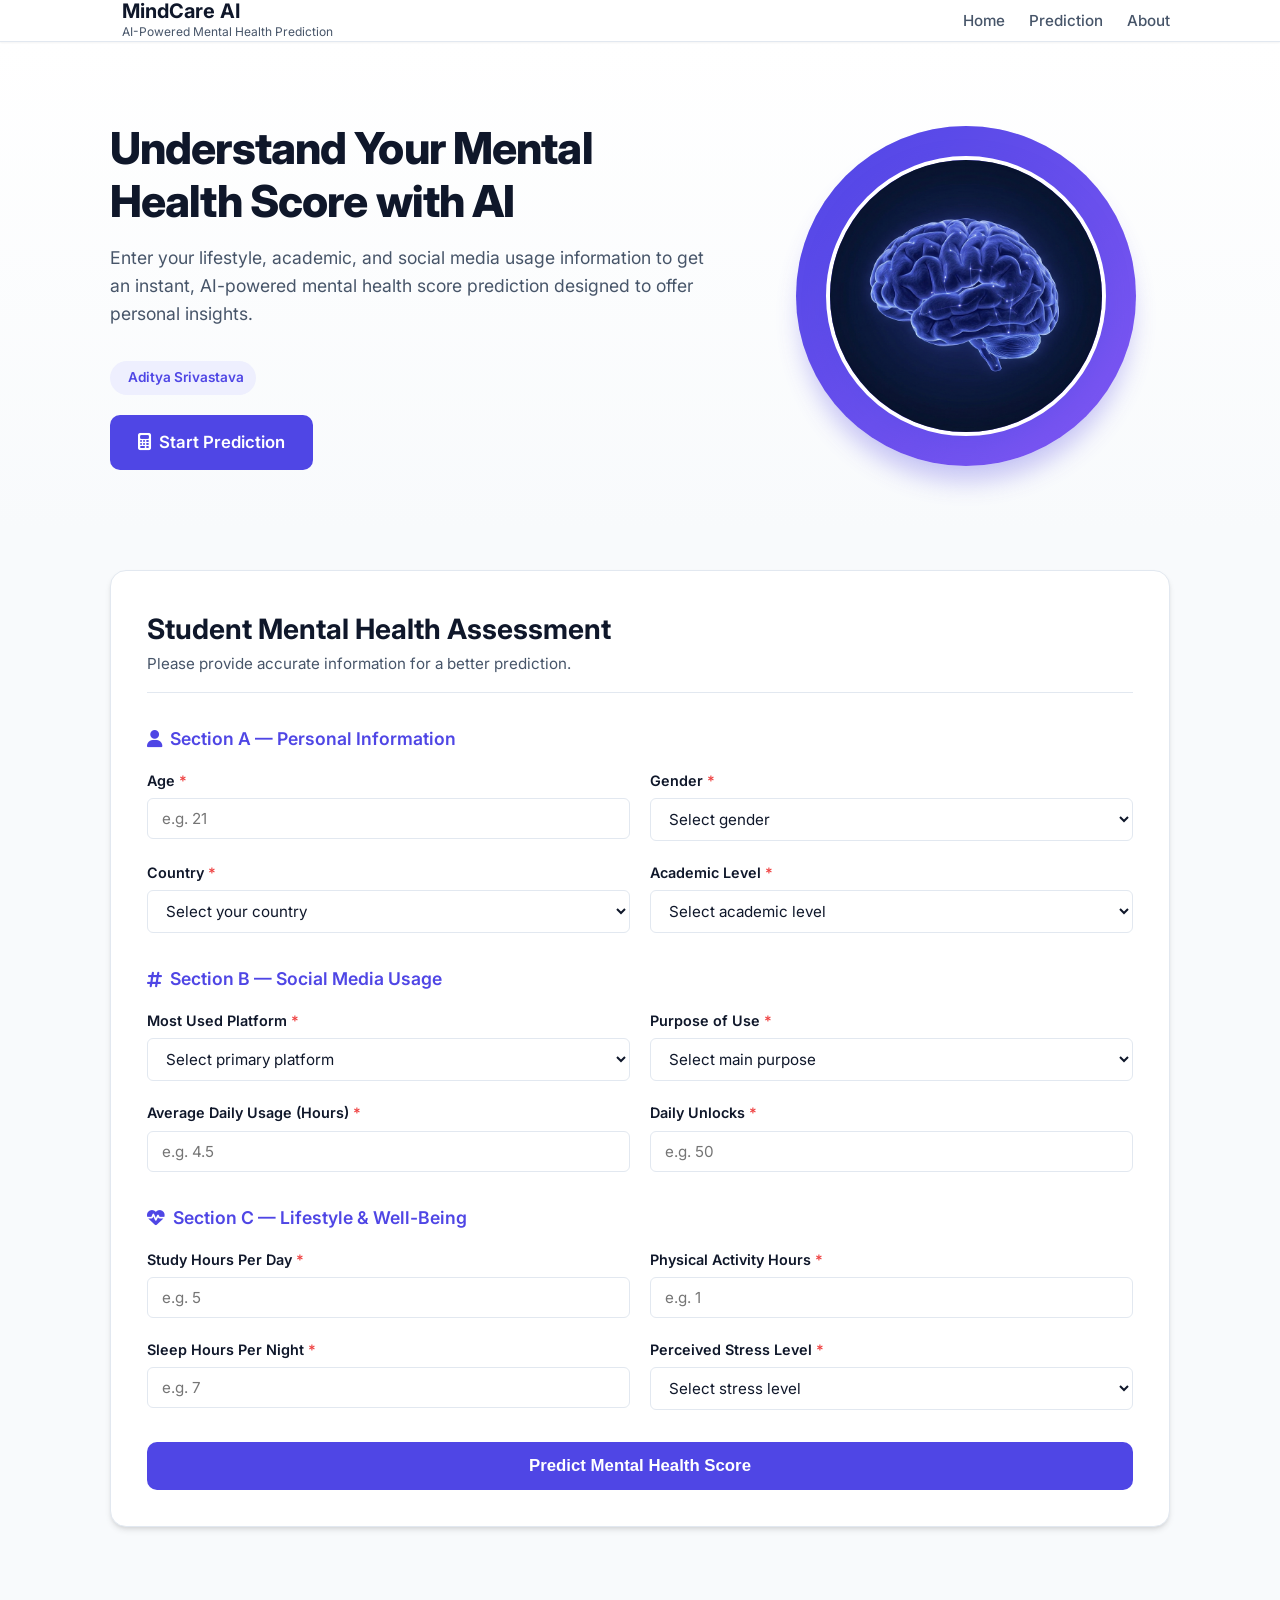
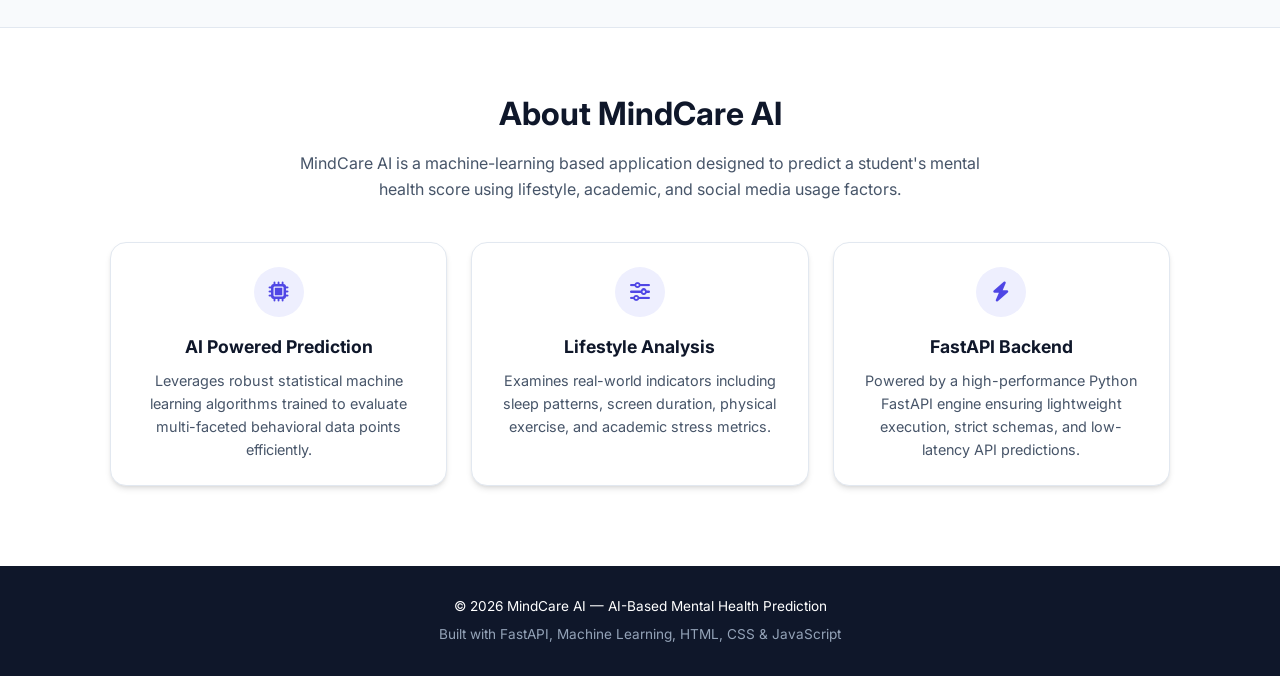
<file: templates/index.html>
<!DOCTYPE html>
<html lang="en">
<head>
    <meta charset="UTF-8">
    <meta name="viewport" content="width=device-width, initial-scale=1.0">
    <title>MindCare AI — Mental Health Score Prediction</title>
    <link rel="preconnect" href="https://fonts.googleapis.com">
    <link rel="preconnect" href="https://fonts.gstatic.com" crossorigin>
    <link href="https://fonts.googleapis.com/css2?family=Inter:wght@300;400;500;600;700&display=swap" rel="stylesheet">
    <link rel="stylesheet" href="https://cdnjs.cloudflare.com/ajax/libs/font-awesome/6.4.0/css/all.min.css">
    <link rel="stylesheet" href="../static/style.css">
</head>
<body>
    <header class="navbar-header">
        <div class="container navbar">
            <div class="logo">
                <i class="fa-solid fa-brain-circuit logo-icon"></i>
                <div class="logo-text">
                    <span class="brand-title">MindCare AI</span>
                    <span class="brand-subtitle">AI-Powered Mental Health Prediction</span>
                </div>
            </div>

            <button class="menu-toggle" id="menu-toggle" aria-label="Toggle navigation">
                <i class="fa-solid fa-ellipsis-vertical"></i>
            </button>

            <nav id="nav-menu">
                <ul class="nav-links">
                    <li><a href="#home" class="nav-link">Home</a></li>
                    <li><a href="#prediction" class="nav-link">Prediction</a></li>
                    <li><a href="#about" class="nav-link">About</a></li>
                </ul>
            </nav>
        </div>
    </header>

    <main>
        
        <section id="home" class="hero-section">
            <div class="container hero-container">
                <div class="hero-content">
                    
                    <h1>Understand Your Mental Health Score with AI</h1>
                    <p>Enter your lifestyle, academic, and social media usage information to get an instant, AI-powered mental health score prediction designed to offer personal insights.</p>
                    <span class="badge"><i class="fa-solid fa-sparkles"></i> Aditya Srivastava</span><br>
                    <a href="#prediction" class="btn btn-primary btn-large">
                        <i class="fa-solid fa-calculator"></i> Start Prediction
                    </a>
                </div>
                <div class="hero-visual">
                    <div class="visual-card">
                        <div class="pulse-ring"></div>
                            <img src="../static/profile.png" alt="MindCare AI" class="circle-user-img">
                    </div>    
                </div>
            </div>
        </section>

        
        <section id="prediction" class="prediction-section">
            <div class="container">
                
                
                <div id="error-alert" class="alert alert-danger hidden" role="alert">
                    <i class="fa-solid fa-circle-exclamation alert-icon"></i>
                    <div class="alert-content">
                        <strong class="alert-title">Connection Error</strong>
                        <span id="error-message">Unable to connect to the prediction server. Please make sure the FastAPI backend is running.</span>
                    </div>
                    <button type="button" class="alert-close" id="close-error"><i class="fa-solid fa-xmark"></i></button>
                </div>

                
                <div class="card form-card">
                    <div class="card-header">
                        <h2>Student Mental Health Assessment</h2>
                        <p>Please provide accurate information for a better prediction.</p>
                    </div>

                    <form id="prediction-form" novalidate>
                        
                        
                        <div class="form-section">
                            <h3 class="section-title"><i class="fa-solid fa-user"></i> Section A — Personal Information</h3>
                            <div class="grid-2">
                                <div class="form-group">
                                    <label for="age">Age <span class="required">*</span></label>
                                    <input type="number" id="age" name="age" min="10" max="100" placeholder="e.g. 21" required>
                                </div>
                                <div class="form-group">
                                    <label for="gender">Gender <span class="required">*</span></label>
                                    <select id="gender" name="gender" required>
                                        <option value="" disabled selected>Select gender</option>
                                        <option value="Male">Male</option>
                                        <option value="Female">Female</option>
                                    </select>
                                </div>
                                <div class="form-group">
                                    <label for="country">Country <span class="required">*</span></label>
                                    <select id="country" name="country" required>
                                        <option value="" disabled selected>Select your country</option>
                                        <option value="Other">Other</option>
                                        <option value="India">India</option>
                                        <option value="USA">USA</option>
                                        <option value="Canada">Canada</option>
                                        <option value="Australia">Australia</option>
                                        <option value="UK">UK</option>
                                        <option value="Germany">Germany</option>
                                        <option value="Mexico">Mexico</option>
                                        <option value="Turkey">Turkey</option>
                                        <option value="France">France</option>
                                    </select>
                                </div>
                                <div class="form-group">
                                    <label for="academic_level">Academic Level <span class="required">*</span></label>
                                    <select id="academic_level" name="academic_level" required>
                                        <option value="" disabled selected>Select academic level</option>
                                        <option value="High School">High School</option>
                                        <option value="Undergraduate">Undergraduate</option>
                                        <option value="Graduate">Graduate</option>
                                    </select>
                                </div>
                            </div>
                        </div>
                        <div class="form-section">
                            <h3 class="section-title"><i class="fa-solid fa-hashtag"></i> Section B — Social Media Usage</h3>
                            <div class="grid-2">
                                <div class="form-group">
                                    <label for="most_used_platform">Most Used Platform <span class="required">*</span></label>
                                    <select id="most_used_platform" name="most_used_platform" required>
                                        <option value="" disabled selected>Select primary platform</option>
                                        <option value="Facebook">Facebook</option>
                                        <option value="LinkedIn">LinkedIn</option>
                                        <option value="Instagram">Instagram</option>
                                        <option value="Snapchat">Snapchat</option>
                                        <option value="Twitter">Twitter</option>
                                        <option value="YouTube">YouTube</option>
                                        <option value="TikTok">TikTok</option>
                                        <option value="LINE">LINE</option>
                                        <option value="KakaoTalk">KakaoTalk</option>
                                        <option value="VKontakte">VKontakte</option>
                                        <option value="WhatsApp">WhatsApp</option>
                                        <option value="WeChat">WeChat</option>
                                    </select>
                                </div>
                                <div class="form-group">
                                    <label for="purpose_of_use">Purpose of Use <span class="required">*</span></label>
                                    <select id="purpose_of_use" name="purpose_of_use" required>
                                        <option value="" disabled selected>Select main purpose</option>
                                        <option value="Networking">Networking</option>
                                        <option value="Education">Education</option>
                                        <option value="Entertainment">Entertainment</option>
                                        <option value="News">News</option>
                                    </select>
                                </div>
                                <div class="form-group">
                                    <label for="avg_daily_usage_hours">Average Daily Usage (Hours) <span class="required">*</span></label>
                                    <input type="number" id="avg_daily_usage_hours" name="avg_daily_usage_hours" min="0" max="24" step="0.1" placeholder="e.g. 4.5" required>
                                </div>
                                <div class="form-group">
                                    <label for="daily_unlocks">Daily Unlocks <span class="required">*</span></label>
                                    <input type="number" id="daily_unlocks" name="daily_unlocks" min="0" placeholder="e.g. 50" required>
                                </div>
                            </div>
                        </div>
                        <div class="form-section">
                            <h3 class="section-title"><i class="fa-solid fa-heart-pulse"></i> Section C — Lifestyle & Well-Being</h3>
                            <div class="grid-2">
                                <div class="form-group">
                                    <label for="study_hours">Study Hours Per Day <span class="required">*</span></label>
                                    <input type="number" id="study_hours" name="study_hours" min="0" max="24" step="0.1" placeholder="e.g. 5" required>
                                </div>
                                <div class="form-group">
                                    <label for="physical_activity_hours">Physical Activity Hours <span class="required">*</span></label>
                                    <input type="number" id="physical_activity_hours" name="physical_activity_hours" min="0" max="24" step="0.1" placeholder="e.g. 1" required>
                                </div>
                                <div class="form-group">
                                    <label for="sleep_hours_per_night">Sleep Hours Per Night <span class="required">*</span></label>
                                    <input type="number" id="sleep_hours_per_night" name="sleep_hours_per_night" min="0" max="24" step="0.1" placeholder="e.g. 7" required>
                                </div>
                                <div class="form-group">
                                    <label for="stress_level">Perceived Stress Level <span class="required">*</span></label>
                                    <select id="stress_level" name="stress_level" required>
                                        <option value="" disabled selected>Select stress level</option>
                                        <option value="Low">Low</option>
                                        <option value="Medium">Medium</option>
                                        <option value="High">High</option>
                                        <option value="Very High">Very High</option>
                                    </select>
                                </div>
                            </div>
                        </div>

                        <div class="form-actions">
                            <button type="submit" id="predict-btn" class="btn btn-primary btn-block btn-large">
                                <span class="btn-text">Predict Mental Health Score</span>
                                <span class="spinner hidden" id="btn-spinner"></span>
                            </button>
                        </div>
                    </form>
                </div>
                <div id="result-card" class="card result-card hidden">
                    <div class="result-header">
                        <i class="fa-solid fa-square-poll-vertical result-icon"></i>
                        <h2>Your Predicted Mental Health Score</h2>
                    </div>
                    
                    <div class="score-display">
                        <span id="score-value" class="score-number">--</span>
                        <span class="score-max">/ 10</span>
                    </div>

                    <div class="interpretation-box" id="interpretation-box">
                        <p id="score-interpretation">Calculating interpretation...</p>
                    </div>

                    <div class="disclaimer-box">
                        <i class="fa-solid fa-triangle-exclamation"></i>
                        <p><strong>Disclaimer:</strong> This is an AI prediction generated by a statistical model and is <strong>NOT</strong> a medical diagnosis. If you are feeling overwhelmed, please seek support from a certified mental health professional.</p>
                    </div>

                    <div class="result-actions">
                        <button id="predict-again-btn" class="btn btn-outline">
                            <i class="fa-solid fa-rotate-left"></i> Predict Again
                        </button>
                    </div>
                </div>

            </div>
        </section>
        <section id="about" class="about-section">
            <div class="container">
                <div class="section-heading">
                    <h2>About MindCare AI</h2>
                    <p>MindCare AI is a machine-learning based application designed to predict a student's mental health score using lifestyle, academic, and social media usage factors.</p>
                </div>

                <div class="grid-3 feature-grid">
                    <div class="card feature-card">
                        <div class="feature-icon"><i class="fa-solid fa-microchip"></i></div>
                        <h3>AI Powered Prediction</h3>
                        <p>Leverages robust statistical machine learning algorithms trained to evaluate multi-faceted behavioral data points efficiently.</p>
                    </div>
                    <div class="card feature-card">
                        <div class="feature-icon"><i class="fa-solid fa-sliders"></i></div>
                        <h3>Lifestyle Analysis</h3>
                        <p>Examines real-world indicators including sleep patterns, screen duration, physical exercise, and academic stress metrics.</p>
                    </div>
                    <div class="card feature-card">
                        <div class="feature-icon"><i class="fa-solid fa-bolt"></i></div>
                        <h3>FastAPI Backend</h3>
                        <p>Powered by a high-performance Python FastAPI engine ensuring lightweight execution, strict schemas, and low-latency API predictions.</p>
                    </div>
                </div>
            </div>
        </section>
    </main>

    <!-- Footer -->
    <footer class="footer">
        <div class="container footer-content">
            <p class="copyright">&copy; 2026 MindCare AI — AI-Based Mental Health Prediction</p>
            <p class="tech-stack">Built with FastAPI, Machine Learning, HTML, CSS &amp; JavaScript</p>
        </div>
    </footer>

    <!-- JavaScript -->
    <script src="../static/script.js"></script>
</body>
</html>
</file>
<file: static/style.css>
/* ==========================================================================
   CSS VARIABLES & DESIGN TOKENS
   ========================================================================== */
:root {
    /* Color Palette */
    --primary-color: #4f46e5;
    --primary-hover: #4338ca;
    --primary-light: #eeeffe;
    --secondary-color: #06b6d4;
    --accent-color: #8b5cf6;
    
    --bg-body: #f8fafc;
    --bg-card: #ffffff;
    --bg-subtle: #f1f5f9;
    
    --text-primary: #0f172a;
    --text-secondary: #475569;
    --text-muted: #94a3b8;
    
    --border-color: #e2e8f0;
    --border-focus: #818cf8;
    
    --error-color: #ef4444;
    --error-bg: #fef2f2;
    --warning-color: #f59e0b;
    --success-color: #10b981;
    --success-bg: #ecfdf5;

    /* Status Colors for Scores */
    --score-low: #ef4444;
    --score-medium: #f59e0b;
    --score-high: #10b981;

    /* Shadows */
    --shadow-sm: 0 1px 2px 0 rgb(0 0 0 / 0.05);
    --shadow-md: 0 4px 6px -1px rgb(0 0 0 / 0.1), 0 2px 4px -2px rgb(0 0 0 / 0.1);
    --shadow-lg: 0 10px 15px -3px rgb(0 0 0 / 0.1), 0 4px 6px -4px rgb(0 0 0 / 0.1);

    /* Layout & Border Radius */
    --radius-sm: 6px;
    --radius-md: 10px;
    --radius-lg: 16px;
    --max-width: 1100px;
    --transition-fast: 0.2s ease;
}

/* ==========================================================================
   BASE & RESET
   ========================================================================== */
* {
    box-sizing: border-box;
    margin: 0;
    padding: 0;
}

html {
    scroll-behavior: smooth;
    font-family: 'Inter', -apple-system, BlinkMacSystemFont, "Segoe UI", Roboto, sans-serif;
}

body {
    background-color: var(--bg-body);
    color: var(--text-primary);
    line-height: 1.6;
    -webkit-font-smoothing: antialiased;
}

.container {
    max-width: var(--max-width);
    margin: 0 auto;
    padding: 0 20px;
}

/* ==========================================================================
   NAVBAR
   ========================================================================== */
.navbar-header {
    background-color: var(--bg-card);
    border-bottom: 1px solid var(--border-color);
    position: sticky;
    top: 0;
    z-index: 100;
    box-shadow: var(--shadow-sm);
}

.navbar {
    display: flex;
    justify-content: space-between;
    align-items: center;
    height: a;
}

.logo {
    display: flex;
    align-items: center;
    gap: 12px;
}

.logo-icon {
    font-size: 28px;
    color: var(--primary-color);
}

.logo-text {
    display: flex;
    flex-direction: column;
}

.brand-title {
    font-weight: 700;
    font-size: 1.25rem;
    color: var(--text-primary);
    line-height: 1.1;
}

.brand-subtitle {
    font-size: 0.75rem;
    color: var(--text-secondary);
}

.nav-links {
    display: flex;
    list-style: none;
    gap: 24px;
}

.nav-links a {
    text-decoration: none;
    color: var(--text-secondary);
    font-weight: 500;
    font-size: 0.95rem;
    transition: color var(--transition-fast);
}

.nav-links a:hover {
    color: var(--primary-color);
}


.menu-toggle {
    display: none;
    background: none;
    border: none;
    font-size: 1.5rem;
    color: var(--text-color, #333);
    cursor: pointer;
    padding: 0.5rem;
}

/* Mobile Responsiveness */
@media (max-width: 768px) {
    .menu-toggle {
        display: block; /* Show three dots icon on mobile */
    }

    nav {
        display: none; /* Hide navigation links by default */
        position: absolute;
        top: 100%;
        right: 15px;
        background-color: #ffffff;
        box-shadow: 0 4px 12px rgba(0, 0, 0, 0.15);
        border-radius: 8px;
        width: 180px;
        padding: 10px 0;
        z-index: 1000;
    }

    /* Class added via JavaScript on click */
    nav.active {
        display: block;
    }

    .nav-links {
        flex-direction: column;
        gap: 0;
    }

    .nav-links li a {
        display: block;
        padding: 10px 20px;
        color: #333;
        text-decoration: none;
    }

    .nav-links li a:hover {
        background-color: #f0f4f8;
    }
}
/* ==========================================================================
   HERO SECTION
   ========================================================================== */
.hero-section {
    padding: 80px 0 60px;
    background: linear-gradient(180deg, #ffffff 0%, var(--bg-body) 100%);
}

.hero-container {
    display: grid;
    grid-template-columns: 1.2fr 0.8fr;
    gap: 40px;
    align-items: center;
}

.badge {
    display: inline-flex;
    align-items: center;
    gap: 6px;
    background-color: var(--primary-light);
    color: var(--primary-color);
    font-size: 0.85rem;
    font-weight: 600;
    padding: 6px 12px;
    border-radius: 20px;
    margin-bottom: 20px;
}

.hero-content h1 {
    font-size: 2.75rem;
    font-weight: 800;
    line-height: 1.2;
    color: var(--text-primary);
    margin-bottom: 16px;
    letter-spacing: -0.02em;
}

.hero-content p {
    font-size: 1.1rem;
    color: var(--text-secondary);
    margin-bottom: 32px;
}

.hero-visual {
    display: flex;
    justify-content: center;
}

.visual-card {
    position: relative;
    width: 340px;
    height: 340px;
    background: linear-gradient(135deg, var(--primary-color), var(--accent-color));
    border-radius: 50%;
    display: flex;
    justify-content: center;
    align-items: center;
    box-shadow: 0 20px 25px -5px rgba(79, 70, 229, 0.3);
}

.hero-icon {
    font-size: 90px;
    color: #ffffff;
    z-index: 2;
}

.pulse-ring {
    position: absolute;
    width: 100%;
    height: 100%;
    border-radius: 50%;
    background-color: rgba(79, 70, 229, 0.2);
    animation: pulse 3s infinite ease-out;
}

@keyframes pulse {
    0% { transform: scale(1); opacity: 0.8; }
    100% { transform: scale(1.3); opacity: 0; }
}

.floating-badge {
    position: absolute;
    background-color: var(--bg-card);
    padding: 8px 14px;
    border-radius: var(--radius-md);
    font-size: 0.85rem;
    font-weight: 600;
    box-shadow: var(--shadow-md);
    display: flex;
    align-items: center;
    gap: 6px;
}

.badge-1 { top: 20px; left: -20px; color: var(--primary-color); }
.badge-2 { bottom: 20px; right: -20px; color: var(--secondary-color); }

/* ==========================================================================
   BUTTONS & CARDS
   ========================================================================== */
.btn {
    display: inline-flex;
    align-items: center;
    justify-content: center;
    gap: 8px;
    padding: 10px 20px;
    border-radius: var(--radius-md);
    font-weight: 600;
    font-size: 0.95rem;
    cursor: pointer;
    border: none;
    transition: all var(--transition-fast);
    text-decoration: none;
}

.btn-primary {
    background-color: var(--primary-color);
    color: #ffffff;
}

.btn-primary:hover {
    background-color: var(--primary-hover);
    transform: translateY(-1px);
    box-shadow: var(--shadow-md);
}

.btn-outline {
    background-color: transparent;
    border: 1px solid var(--border-color);
    color: var(--text-primary);
}

.btn-outline:hover {
    background-color: var(--bg-subtle);
    border-color: var(--text-muted);
}

.btn-large {
    padding: 14px 28px;
    font-size: 1.05rem;
}

.btn-block {
    width: 100%;
}

.btn:disabled {
    opacity: 0.7;
    cursor: not-allowed;
    transform: none;
}

.card {
    background-color: var(--bg-card);
    border-radius: var(--radius-lg);
    border: 1px solid var(--border-color);
    box-shadow: var(--shadow-md);
    padding: 36px;
    margin-bottom: 40px;
}

/* ==========================================================================
   PREDICTION FORM
   ========================================================================== */
.prediction-section {
    padding: 40px 0 60px;
}

.card-header {
    margin-bottom: 32px;
    border-bottom: 1px solid var(--border-color);
    padding-bottom: 16px;
}

.card-header h2 {
    font-size: 1.75rem;
    font-weight: 700;
    color: var(--text-primary);
}

.card-header p {
    color: var(--text-secondary);
    font-size: 0.95rem;
}

.form-section {
    margin-bottom: 32px;
}

.section-title {
    font-size: 1.1rem;
    font-weight: 600;
    color: var(--primary-color);
    margin-bottom: 16px;
    display: flex;
    align-items: center;
    gap: 8px;
}

.grid-2 {
    display: grid;
    grid-template-columns: repeat(2, 1fr);
    gap: 20px;
}

.form-group {
    display: flex;
    flex-direction: column;
    gap: 6px;
}

.form-group label {
    font-size: 0.9rem;
    font-weight: 600;
    color: var(--text-primary);
}

.required {
    color: var(--error-color);
}

input[type="text"],
input[type="number"],
select {
    width: 100%;
    padding: 10px 14px;
    border: 1px solid var(--border-color);
    border-radius: var(--radius-sm);
    font-family: inherit;
    font-size: 0.95rem;
    color: var(--text-primary);
    background-color: #ffffff;
    transition: border-color var(--transition-fast), box-shadow var(--transition-fast);
}

input[type="text"]:focus,
input[type="number"]:focus,
select:focus {
    outline: none;
    border-color: var(--border-focus);
    box-shadow: 0 0 0 3px rgba(129, 140, 248, 0.2);
}

.input-error {
    border-color: var(--error-color) !important;
}

.error-text {
    font-size: 0.8rem;
    color: var(--error-color);
    margin-top: 2px;
}

.form-actions {
    margin-top: 10px;
}

/* Spinner */
.spinner {
    width: 18px;
    height: 18px;
    border: 2px solid rgba(255, 255, 255, 0.3);
    border-radius: 50%;
    border-top-color: #ffffff;
    animation: spin 0.8s linear infinite;
}

@keyframes spin {
    to { transform: rotate(360deg); }
}

/* ==========================================================================
   ALERTS & RESULT CARD
   ========================================================================== */
.alert {
    padding: 16px;
    border-radius: var(--radius-md);
    display: flex;
    align-items: flex-start;
    gap: 12px;
    margin-bottom: 24px;
}

.alert-danger {
    background-color: var(--error-bg);
    border: 1px solid #fca5a5;
    color: #991b1b;
}

.alert-icon { font-size: 1.2rem; margin-top: 2px; }
.alert-content { flex: 1; }
.alert-title { display: block; margin-bottom: 2px; }
.alert-close { background: none; border: none; font-size: 1.1rem; color: inherit; cursor: pointer; }

.result-card {
    text-align: center;
    background: linear-gradient(180deg, #ffffff 0%, #f1f5f9 100%);
    border: 2px solid var(--border-color);
    animation: fadeIn 0.4s ease-in-out;
}

@keyframes fadeIn {
    from { opacity: 0; transform: translateY(10px); }
    to { opacity: 1; transform: translateY(0); }
}

.result-header {
    margin-bottom: 20px;
}

.result-icon {
    font-size: 40px;
    color: var(--primary-color);
    margin-bottom: 10px;
}

.score-display {
    margin: 20px 0;
}

.score-number {
    font-size: 4.5rem;
    font-weight: 800;
    line-height: 1;
}

.score-max {
    font-size: 1.5rem;
    color: var(--text-muted);
    font-weight: 600;
}

.interpretation-box {
    padding: 16px 20px;
    border-radius: var(--radius-md);
    margin: 20px auto;
    max-width: 600px;
    font-weight: 500;
    font-size: 1.05rem;
}

.interp-low { background-color: #fef2f2; color: #991b1b; border: 1px solid #fca5a5; }
.interp-medium { background-color: #fffbe6; color: #92400e; border: 1px solid #fde68a; }
.interp-high { background-color: var(--success-bg); color: #065f46; border: 1px solid #6ee7b7; }

.disclaimer-box {
    display: flex;
    align-items: flex-start;
    gap: 10px;
    text-align: left;
    background-color: var(--bg-card);
    padding: 14px;
    border-radius: var(--radius-sm);
    font-size: 0.85rem;
    color: var(--text-secondary);
    max-width: 650px;
    margin: 20px auto 30px;
    border: 1px solid var(--border-color);
}

.disclaimer-box i {
    color: var(--warning-color);
    font-size: 1.1rem;
    margin-top: 2px;
}

/* ==========================================================================
   ABOUT SECTION & FOOTER
   ========================================================================== */
.about-section {
    padding: 60px 0 80px;
    background-color: #ffffff;
    border-top: 1px solid var(--border-color);
}

.section-heading {
    text-align: center;
    max-width: 700px;
    margin: 0 auto 40px;
}

.section-heading h2 {
    font-size: 2rem;
    font-weight: 700;
    margin-bottom: 12px;
}

.section-heading p {
    color: var(--text-secondary);
}

.grid-3 {
    display: grid;
    grid-template-columns: repeat(3, 1fr);
    gap: 24px;
}

.feature-card {
    padding: 24px;
    margin-bottom: 0;
    text-align: center;
}

.feature-icon {
    width: 50px;
    height: 50px;
    background-color: var(--primary-light);
    color: var(--primary-color);
    border-radius: 50%;
    display: flex;
    align-items: center;
    justify-content: center;
    font-size: 20px;
    margin: 0 auto 16px;
}

.feature-card h3 {
    font-size: 1.1rem;
    margin-bottom: 8px;
}

.feature-card p {
    font-size: 0.9rem;
    color: var(--text-secondary);
}

.footer {
    background-color: var(--text-primary);
    color: var(--text-muted);
    padding: 30px 0;
    text-align: center;
    font-size: 0.85rem;
}

.footer-content {
    display: flex;
    flex-direction: column;
    gap: 6px;
}

.footer .copyright {
    color: #ffffff;
}

/* ==========================================================================
   UTILITY CLASSES & RESPONSIVE
   ========================================================================== */
.hidden {
    display: none !important;
}

@media (max-width: 850px) {
    .hero-container {
        grid-template-columns: 1fr;
        text-align: center;
    }
    
    .hero-content h1 { font-size: 2.2rem; }
    .hero-visual { display: none; }
    
    .grid-2, .grid-3 {
        grid-template-columns: 1fr;
    }
    
    .card { padding: 24px; }
}
.circle-user-img {
    width: 280px;
    height: 280px;
    border-radius: 50%;
    object-fit: cover;
    display: block;
    margin: 0 auto;
    position: relative;
    z-index: 2;
    border: 4px solid #ffffff;
    box-shadow: 0 8px 24px rgba(79, 70, 229, 0.25);
}
</file>
